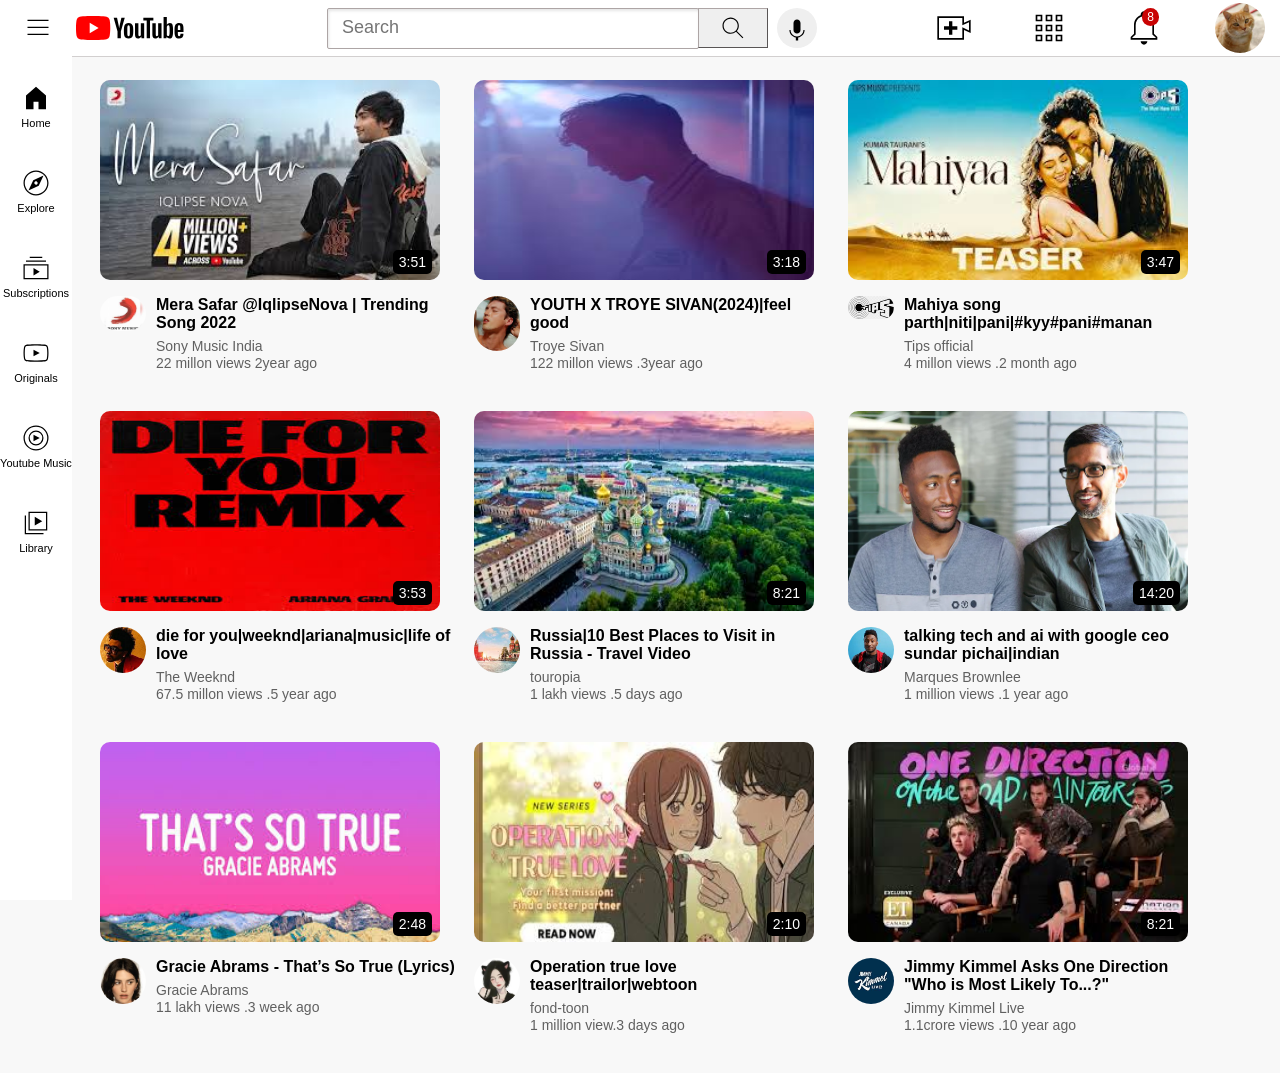
<file: index.html>
<!DOCTYPE html>
<html>

<head>
  <title>jayshree/youtube</title>

  <link rel="stylesheet" href="youtube.css">
  <style>
    .link-video {
      color: black;
      text-decoration: none;
    }
  </style>
</head>

<body style="margin:0;
     padding-top: 80px;
     padding-left: 100px;
     padding-right: -5px;
     background-color: rgb(248, 248, 248)">
  <div class="header">
    <div class="left-header" style=";
    display: flex;
    align-items: center;">
      <img class="hamburger" src="icons/hamburger-menu.svg">
      <img class="youtube-logo" src="icons/youtube-logo.svg">
    </div>
    <div class="middle-header " style="flex: 1;">
      <input class="search-box" type="text" placeholder="Search">
      <button class="search-youbox">
        <img style="height: 28px;" src="icons/search you.svg">
        <div class="tooltip">Search</div>
      </button>
      <button class="voice-button">
        <img class="voice-icon" src="icons/voice-search-icon.svg">
        <div class="tooltip">Search with your voice</div>
      </button>
    </div>
    <div class="right-header" style="width:350px;
     display: flex;
     justify-content: space-between;
    flex-shrink: 0;
     align-items: center;
     margin-right: 0px;">
      <div class="upload-icon">
        <img class="get-button" src="icons/upload.svg">
        <div class="tooltip">Create</div>
      </div>
      <div class="app-icon">
        <img class="apps-button" src="icons/youtube-apps.svg">
        <div class="tooltip">Youtube apps</div>
      </div>
      <div class="noti-div">
        <img class="notification-button" src="icons/notifications.svg">
        <div class="num-noti-div">
          8
        </div>
        <div class="tooltip">Notifications</div>

      </div>
      <img class="id-pic" src="thumbnail/cat2.jpg">
    </div>

  </div>
  <div class="sidebar-hi">
    <div class="sidebar-box">
      <img src="icons/home.svg">
      <div class="sidebar-icon-content">Home</div>
    </div>
    <div class="sidebar-box">
      <img src="icons/explore.svg">
      <div class="sidebar-icon-content">Explore</div>

    </div>
    <div class="sidebar-box">
      <img src="icons/subscriptions.svg">
      <div class="sidebar-icon-content">Subscriptions</div>
    </div>
    <div class="sidebar-box">
      <img src="icons/originals.svg">
      <div class="sidebar-icon-content">Originals</div>

    </div>
    <div class="sidebar-box">
      <img src="icons/youtube-music.svg">
      <div class="sidebar-icon-content">Youtube Music</div>

    </div>
    <div class="sidebar-box">
      <img src="icons/library.svg">
      <div class="sidebar-icon-content">Library</div>

    </div>

  </div>

  <div class="video-grid">
    <div class="video">
      <div class="thumnail-side">
        <a class="link-video" href="https://www.youtube.com/watch?v=aYLJnasivzI&list=RDaYLJnasivzI&start_radio=1">
          <img class="thumnail-pic" src="thumbnail/merasafar.jpeg">
        </a>
        <div class="time-side">
          3:51
        </div>
      </div>
      <div class="learn">
        <div class="profile">
          <a href="https://www.youtube.com/@SonyMusicIndia">
            <img class=" profile-picture" src="profiles/soney.jpeg">
          </a>
        </div>
        <div class="content">
          <p class="video-preview">
            <a class="link-video"
              href="https://www.youtube.com/watch?v=aYLJnasivzI&list=RDaYLJnasivzI&start_radio=1">Mera Safar
              @IqlipseNova | Trending Song 2022
            </a>
          </p>
          <p class="owner">
            Sony Music India
          </p>
          <p class="views">
            22 millon views 2year ago
          </p>
        </div>
      </div>
    </div>

    <div class="video">
      <div class="thumnail-side">
        <a class="link-video" href="https://www.youtube.com/watch?v=XYAghEq5Lfw">
          <img class="thumnail-pic" src="thumbnail/trovye sivan.jpeg">
        </a>
        <div class="time-side">
          3:18
        </div>
      </div>
      <div class="learn">
        <div class="profile">
          <a href="https://www.youtube.com/channel/UCWcrr8Q9INGNp-PTCLTzc8Q">
            <img class=" profile-picture" src="profiles/profie1.jpeg"></a>
        </div>
        <div class="content">
          <p class="video-preview">
            <a class="link-video" href="https://www.youtube.com/watch?v=XYAghEq5Lfw">
              YOUTH X TROYE SIVAN(2024)|feel good
            </a>
          </p>
          <p class="owner">
            Troye Sivan
          </p>
          <p class="views">
            122 millon views .3year ago
          </p>
        </div>
      </div>


    </div>

    <div class="video">
      <div class="thumnail-side">
        <a class="link-video" href="https://www.youtube.com/watch?v=uImq3qjdFd4">
          <img class="thumnail-pic" src="thumbnail/mahiya.jpeg">
        </a>
        <div class="time-side">
          3:47
        </div>
      </div>
      <div class="learn">
        <div class="profile">
          <a href="https://www.youtube.com/@tipsofficial">
            <img class=" profile-picture" src="profiles/tips.jpeg"></a>
        </div>
        <div class="content">
          <p class="video-preview">
            <a class="link-video" href="https://www.youtube.com/watch?v=uImq3qjdFd4">
              Mahiya song parth|niti|pani|#kyy#pani#manan
            </a>
          </p>
          <p class="owner">
            Tips official
          </p>
          <p class="views">
            4 millon views .2 month ago
          </p>
        </div>
      </div>


    </div>
  </div>
  <div class="video">
    <div class="thumnail-side">
      <a class="link-video" href="https://www.youtube.com/watch?v=YQ-qToZUybM">
        <img class="thumnail-pic" src="thumbnail/dieforyou.jpg">
      </a>
      <div class="time-side">
        3:53
      </div>
    </div>
    <div class="learn">
      <div class="profile">
        <a href="https://www.youtube.com/channel/UC0WP5P-ufpRfjbNrmOWwLBQ">
          <img class=" profile-picture" src="profiles/weekend.jpeg">
        </a>
      </div>
      <div class="content">
        <p class="video-preview">
          <a class="link-video" href="https://www.youtube.com/watch?v=YQ-qToZUybM">
            die for you|weeknd|ariana|music|life of love</a>
        </p>
        <p class="owner">
          The Weeknd
        </p>
        <p class="views">
          67.5 millon views .5 year ago
        </p>
      </div>
    </div>


  </div>
  </div>

  <div class="video">
    <div class="thumnail-side">
      <a class="link-video" href="https://www.youtube.com/watch?v=YrNxPr4PKQo">
        <img class="thumnail-pic" src="thumbnail/russia.jpeg">
        <div class="time-side">
          8:21
        </div>
    </div>
    <div class="learn">
      <div class="profile">
        <a href="https://www.youtube.com/@touropia">
          <img class=" profile-picture" src="profiles/rome.jpeg"></a>
      </div>
      <div class="content">
        <p class="video-preview">
          <a class="link-video" href="https://www.youtube.com/watch?v=YrNxPr4PKQo">
            Russia|10 Best Places to Visit in Russia - Travel Video</a>
        </p>
        <p class="owner">
          touropia
        </p>
        <p class="views">
          1 lakh views .5 days ago
        </p>
      </div>
    </div>
  </div>
  </div>
  <div class="video">
    <div class="thumnail-side">
      <a class="link-video" href="https://www.youtube.com/watch?v=n2RNcPRtAiY">
        <img class="thumnail-pic" src="thumbnail/sundarpi.webp">
      </a>
      <div class="time-side">
        14:20

      </div>
    </div>
    <div class="learn">
      <div class="profile">
        <a href="https://www.youtube.com/@mkbhd">
          <img class=" profile-picture" src="profiles/marques.jpeg">
        </a>
      </div>
      <div class="content">
        <p class="video-preview">
          <a class="link-video" href="https://www.youtube.com/watch?v=n2RNcPRtAiY">
            talking tech and ai with google ceo sundar pichai|indian</a>

        </p>
        <p class="owner">
          Marques Brownlee
        </p>
        <p class="views">
          1 million views .1 year ago
        </p>
      </div>
    </div>
  </div>
  </div>
  </div>
  <div class="video">
    <div class="thumnail-side">
      <a class="link-video" href="https://www.youtube.com/watch?v=9zctVgA2ZkY">
        <img class=" thumnail-pic" src="thumbnail/thatstrue.jpeg"></a>
      <div class="time-side">
        2:48
      </div>
    </div>
    <div class="learn">
      <div class="profile">
        <a href="https://www.youtube.com/channel/UCwXDwwxNVRXPcPk7ABkakdA">
          <img class=" profile-picture" src="profiles/truepic.jpeg"></a>
      </div>
      <div class="content">
        <p class="video-preview">
          <a class="link-video" href="https://www.youtube.com/watch?v=9zctVgA2ZkY">
            Gracie Abrams - That’s So True (Lyrics)</a>
        </p>
        <p class="owner">
          Gracie Abrams
        </p>
        <p class="views">
          11 lakh views .3 week ago
        </p>
      </div>
    </div>
  </div>
  </div>
  <div class="video">
    <div class="thumnail-side">
      <a class="link-video" href="https://www.youtube.com/watch?v=WqrXylZC1c0">
        <img class="thumnail-pic" src="thumbnail/webtoon.jpeg"></a>
      <div class="time-side">
        2:10
      </div>
    </div>
    <div class="learn">
      <div class="profile">
        <a href="https://www.youtube.com/@MalleableTimeline">
          <img class=" profile-picture" src="profiles/anime.jpeg"></a>
      </div>
      <div class="content">
        <p class="video-preview">
          <a class="link-video" href="https://www.youtube.com/watch?v=WqrXylZC1c0">
            Operation true love teaser|trailor|webtoon</a>
        </p>
        <p class="owner">
          fond-toon
        </p>
        <p class="views">
          1 million view.3 days ago
        </p>
      </div>
    </div>
  </div>
  </div>
  <div class="video">
    <div class="thumnail-side">
      <a class="link-video" href="https://www.youtube.com/watch?v=4bzuMm0VN2o">
        <img class="thumnail-pic" src="thumbnail/onedir.jpeg"></a>
      <div class="time-side">
        8:21
      </div>
    </div>
    <div class="learn">
      <div class="profile">
        <a href="https://www.youtube.com/@JimmyKimmelLive">
          <img class=" profile-picture" src="profiles/jimmy.jpeg"></a>
      </div>
      <div class="content">
        <p class="video-preview">
          <a class="link-video" href="https://www.youtube.com/watch?v=4bzuMm0VN2o">
            Jimmy Kimmel Asks One Direction "Who is Most Likely To...?"</a>
        </p>
        <p class="owner">
          Jimmy Kimmel Live
        </p>
        <p class="views">
          1.1crore views .10 year ago
        </p>
      </div>
    </div>
  </div>
  </div>
</file>
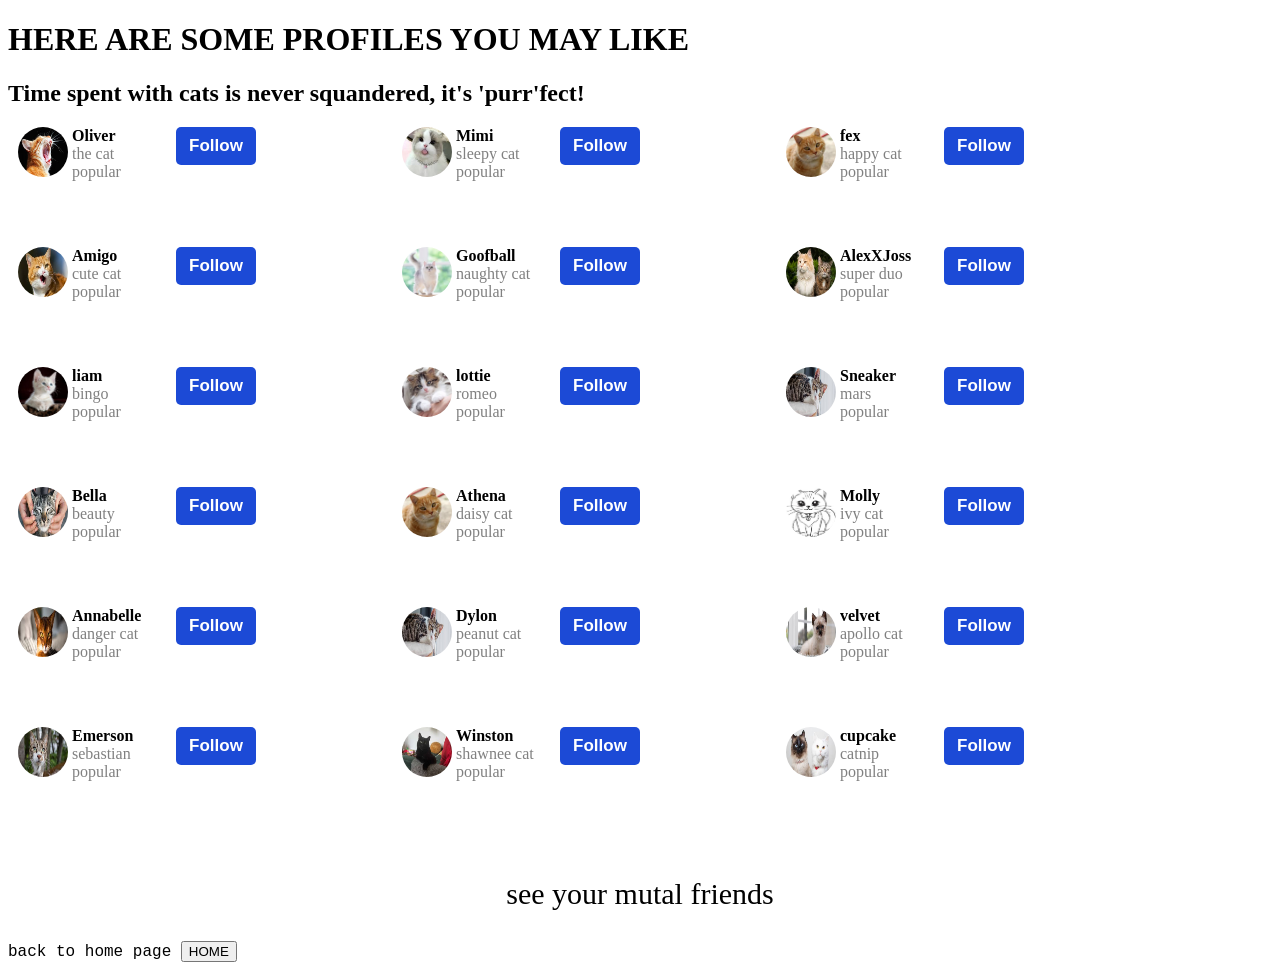
<file: cat.html>
<!DOCTYPE html>
<html>

<head>
  <title>jayshree/profile</title>
  <style>
    .left-alin {
      display: inline-block;
      width: 50px;
      vertical-align: top;
    }

    .right-alin {
      display: inline-block;
      width: 100px;
    }

    .cat {
      width: 50px;
      border-radius: 70px;
      height: 50px;
    }

    .content {
      font-weight: bold;
      margin-top: 0px;
      margin-bottom: 0px;
    }

    .name,
    .post {
      margin-bottom: 0px;
      margin-top: 0px;
      color: gray;
    }

    .last {
      display: inline-block;
      vertical-align: top;

    }

    .follow {
      height: 38px;
      width: 80px;
      color: white;
      border: none;
      font-size: 17px;
      font-weight: bold;
      border-radius: 5px;
      background-color: rgb(28, 74, 214);
      cursor: pointer;
      transition: color, background-color 0.15s;
    }

    .follow:hover {
      opacity: 0.8;
      box-shadow: 5px 5px 5px rgba(0, 0, 0, 0.15);
    }

    .overall {
      margin-bottom: 50px;
      display: inline-block;
      margin-right: 20px;
      margin-left: 10px;
      width: 350px;
      height: 70px;
    }

    .another {

      font-weight: 500;
      text-align: center;
      font-size: 30px;

    }

    .another-site {
      color: rgb(28, 74, 214);
      cursor: pointer;
    }
  </style>
</head>

<body>
  <h1>
    HERE ARE SOME PROFILES YOU MAY LIKE
  </h1>
  <h2>
    Time spent with cats is never squandered, it's 'purr'fect!
  </h2>
  <div class="overall">
    <div class="left-alin">
      <img class="cat" src="thumbnail/cat3.jpg">
    </div>
    <div class="right-alin">
      <p class="content">
        Oliver
      </p>
      <p class="name">
        the cat
      </p>
      <p class="post">
        popular
      </p>
    </div>
    <div class="last">
      <button class="follow">
        Follow
      </button>
    </div>
  </div>


  <div class="overall">
    <div class="left-alin">
      <img class="cat" src="thumbnail/cats.jpg">
    </div>
    <div class="right-alin">
      <p class="content">
        Mimi
      </p>
      <p class="name">
        sleepy cat
      </p>
      <p class="post">
        popular
      </p>
    </div>
    <div class="last">
      <button class="follow">
        Follow
      </button>
    </div>
  </div>



  <div class="overall">
    <div class="left-alin">
      <img class="cat" src="thumbnail/cat2.jpg">
    </div>
    <div class="right-alin">
      <p class="content">
        fex
      </p>
      <p class="name">
        happy cat
      </p>
      <p class="post">
        popular
      </p>
    </div>
    <div class="last">
      <button class="follow">
        Follow
      </button>
    </div>
  </div>

  <div class="overall">
    <div class="left-alin">
      <img class="cat" src="thumbnail/cat4.jpg">
    </div>
    <div class="right-alin">
      <p class="content">
        Amigo
      </p>
      <p class="name">
        cute cat
      </p>
      <p class="post">
        popular
      </p>
    </div>
    <div class="last">
      <button class="follow">
        Follow
      </button>
    </div>
  </div>
  <div class="overall">
    <div class="left-alin">
      <img class="cat" src="thumbnail/cat5.jpg">
    </div>
    <div class="right-alin">
      <p class="content">
        Goofball
      </p>
      <p class="name">
        naughty cat
      </p>
      <p class="post">
        popular
      </p>
    </div>
    <div class="last">
      <button class="follow">
        Follow
      </button>
    </div>
  </div>

  <div class="overall">
    <div class="left-alin">
      <img class="cat" src="thumbnail/Untitled.jpg">
    </div>
    <div class="right-alin">
      <p class="content">
        AlexXJoss
      </p>
      <p class="name">
        super duo
      </p>
      <p class="post">
        popular
      </p>
    </div>
    <div class="last">
      <button class="follow">
        Follow
      </button>
    </div>
  </div>


  <div class="overall">
    <div class="left-alin">
      <img class="cat" src="thumbnail/cat6.jpg">
    </div>
    <div class="right-alin">
      <p class="content">
        liam
      </p>
      <p class="name">
        bingo
      </p>
      <p class="post">
        popular
      </p>
    </div>
    <div class="last">
      <button class="follow">
        Follow
      </button>
    </div>
  </div>

  <div class="overall">
    <div class="left-alin">
      <img class="cat" src="thumbnail/cat7.jpg">
    </div>
    <div class="right-alin">
      <p class="content">
        lottie
      </p>
      <p class="name">
        romeo
      </p>
      <p class="post">
        popular
      </p>
    </div>
    <div class="last">
      <button class="follow">
        Follow
      </button>
    </div>
  </div>

  <div class="overall">
    <div class="left-alin">
      <img class="cat" src="thumbnail/cat8.jpg">
    </div>
    <div class="right-alin">
      <p class="content">
        Sneaker
      </p>
      <p class="name">
        mars
      </p>
      <p class="post">
        popular
      </p>
    </div>
    <div class="last">
      <button class="follow">
        Follow
      </button>
    </div>
  </div>

  </div>
  <div class="overall">
    <div class="left-alin">
      <img class="cat" src="thumbnail/cat10.jpg">
    </div>
    <div class="right-alin">
      <p class="content">
        Bella
      </p>
      <p class="name">
        beauty
      </p>
      <p class="post">
        popular
      </p>
    </div>
    <div class="last">
      <button class="follow">
        Follow
      </button>
    </div>
  </div>


  <div class="overall">
    <div class="left-alin">
      <img class="cat" src="thumbnail/cat2.jpg">
    </div>
    <div class="right-alin">
      <p class="content">
        Athena
      </p>
      <p class="name">
        daisy cat
      </p>
      <p class="post">
        popular
      </p>
    </div>
    <div class="last">
      <button class="follow">
        Follow
      </button>
    </div>
  </div>

  <div class="overall">
    <div class="left-alin">
      <img class="cat" src="thumbnail/cat11.jpg">
    </div>
    <div class="right-alin">
      <p class="content">
        Molly
      </p>
      <p class="name">
        ivy cat
      </p>
      <p class="post">
        popular
      </p>
    </div>
    <div class="last">
      <button class="follow">
        Follow
      </button>
    </div>
  </div>
  <div class="overall">
    <div class="left-alin">
      <img class="cat" src="thumbnail/cat12.jpg">
    </div>
    <div class="right-alin">
      <p class="content">
        Annabelle
      </p>
      <p class="name">
        danger cat
      </p>
      <p class="post">
        popular
      </p>
    </div>
    <div class="last">
      <button class="follow">
        Follow
      </button>
    </div>
  </div>
  <div class="overall">
    <div class="left-alin">
      <img class="cat" src="thumbnail/cat8.jpg">
    </div>
    <div class="right-alin">
      <p class="content">
        Dylon
      </p>
      <p class="name">
        peanut cat
      </p>
      <p class="post">
        popular
      </p>
    </div>
    <div class="last">
      <button class="follow">
        Follow
      </button>
    </div>
  </div>
  <div class="overall">
    <div class="left-alin">
      <img class="cat" src="thumbnail/images.jpg">
    </div>
    <div class="right-alin">
      <p class="content">
        velvet
      </p>
      <p class="name">
        apollo cat
      </p>
      <p class="post">
        popular
      </p>
    </div>
    <div class="last">
      <button class="follow">
        Follow
      </button>
    </div>
  </div>
  <div class="overall">
    <div class="left-alin">
      <img class="cat" src="thumbnail/cat14.jpg">
    </div>
    <div class="right-alin">
      <p class="content">
        Emerson
      </p>
      <p class="name">
        sebastian
      </p>
      <p class="post">
        popular
      </p>
    </div>
    <div class="last">
      <button class="follow">
        Follow
      </button>
    </div>
  </div>
  <div class="overall">
    <div class="left-alin">
      <img class="cat" src="thumbnail/cat15.jpg">
    </div>
    <div class="right-alin">
      <p class="content">
        Winston
      </p>
      <p class="name">
        shawnee cat
      </p>
      <p class="post">
        popular
      </p>
    </div>
    <div class="last">
      <button class="follow">
        Follow
      </button>
    </div>
  </div>
  <div class="overall">
    <div class="left-alin">
      <img class="cat" src="thumbnail/cat13.jpg">
    </div>
    <div class="right-alin">
      <p class="content">
        cupcake
      </p>
      <p class="name">
        catnip
      </p>
      <p class="post">
        popular
      </p>
    </div>
    <div class="last">
      <button class="follow">
        Follow
      </button>
    </div>
  </div>
  <p class="another">see your mutal friends
  </p>
  <p style="font-size: medium; font-weight: 200; font-family: 'Courier New', Courier, monospace;">
    back to home page
    <button class="home-button">
      HOME

    </button>
    </button>
  </p>
</body>

</html>
</file>
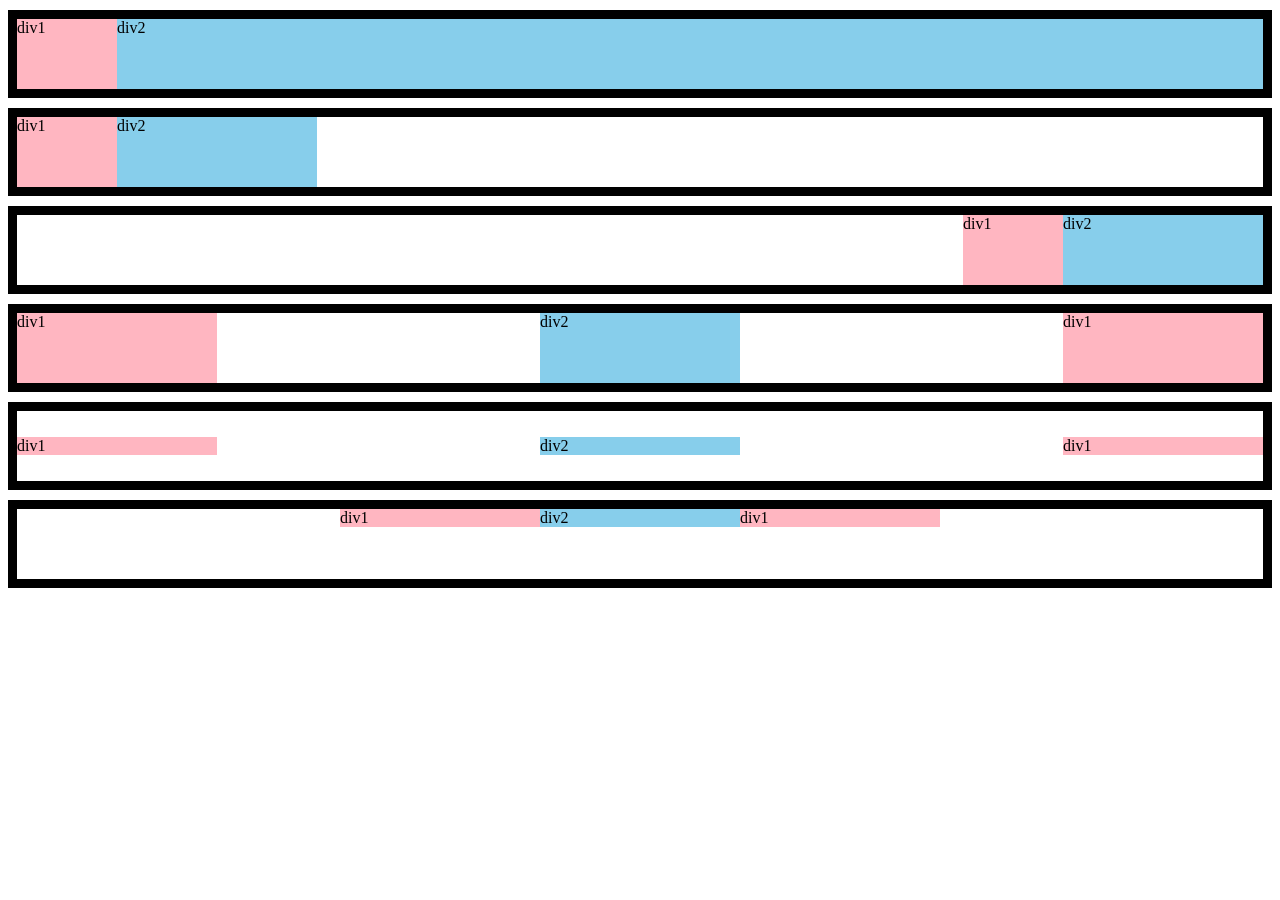
<file: felxbox.html>
<!DOCTYPE html>
<html>

<head>
  <title>
    felxbox practice
  </title>
  <style>
    .roman {
      margin-top: 10px;
      display: flex;
      flex-direction: row;
      border-color: black;
      border-style: solid;
      border-width: 9px;
      height: 70px;

    }
  </style>

</head>

<body style="padding-bottom: 100px;">
  <div class="roman">
    <div style="background-color: lightpink;
    width: 100px;">
      div1
    </div>
    <div style="background-color:skyblue;
    flex:1;">
      div2
    </div>

  </div>

  <div class="roman">
    <div style="background-color: lightpink;
    width: 100px;">
      div1
    </div>
    <div style="background-color:skyblue;
    width: 200px;">
      div2
    </div>
  </div>
  <div style="margin-top: 10px;
  display: flex;
  flex-direction: row;
  border-color: black;
  border-style: solid;
  border-width: 9px;
  height: 70px;
  justify-content: end;
">
    <div style="background-color: lightpink;
    width: 100px;">
      div1
    </div>
    <div style="background-color:skyblue;
    width: 200px;">
      div2
    </div>
  </div>
  <div style="margin-top: 10px;
  display: flex;
  flex-direction: row;
  border-color: black;
  border-style: solid;
  border-width: 9px;
  height: 70px;
  justify-content:space-between;
">
    <div style="background-color: lightpink;
    width: 200px;">
      div1
    </div>
    <div style="background-color:skyblue;
    width: 200px;">
      div2
    </div>
    <div style="background-color: lightpink;
    width: 200px;">
      div1
    </div>
  </div>
  <div style="margin-top: 10px;
  display: flex;
  flex-direction: row;
  border-color: black;
  border-style: solid;
  border-width: 9px;
  height: 70px;
  justify-content:space-between;
  align-items: center;
">
    <div style="background-color: lightpink;
    width: 200px;">
      div1
    </div>
    <div style="background-color:skyblue;
    width: 200px;">
      div2
    </div>
    <div style="background-color: lightpink;
    width: 200px;">
      div1
    </div>
  </div>
  <div style="margin-top: 10px;
  display: flex;
  flex-direction: row;
  border-color: black;
  border-style: solid;
  border-width: 9px;
  height: 70px;
  justify-content:center;
  align-items:start;
">
    <div style="background-color: lightpink;
    width: 200px;">
      div1
    </div>
    <div style="background-color:skyblue;
    width: 200px;">
      div2
    </div>
    <div style="background-color: lightpink;
    width: 200px;">
      div1
    </div>
  </div>

</body>

</html>
</file>
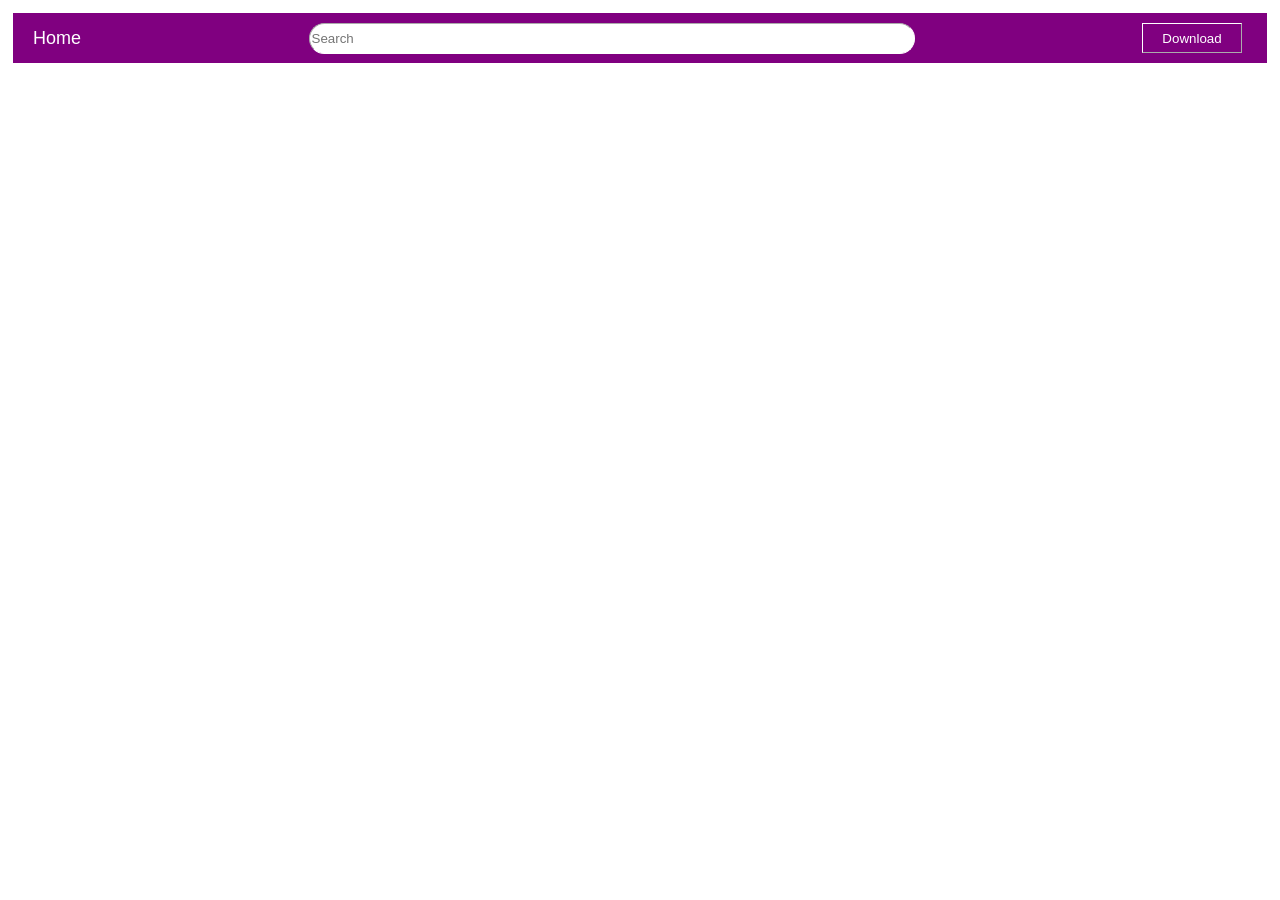
<file: felxbox2.html>
<!DOCTYPE html>

<head>
  <title>felxbox</title>
  <style>
    .main {
      display: flex;
      flex-direction: row;
      height: 50px;
      justify-content: space-between;
      align-items: center;
      background-color: purple;
      border-color: white;
      border-width: 5px;
      border-style: solid;
    }

    .search-box {
      width: 600px;
      border-radius: 17px;
      border-color: white;
      height: 27px;
      border-width: 1px;
    }

    .div3 {
      margin-right: 25px;
    }

    .down {
      background-color: purple;
      color: white;
      border-color: white;
      font-family: Arial, Helvetica, sans-serif;
      height: 30px;
      width: 100px;
      border-width: 1px;
    }
  </style>

<body>
  <div class="main">
    <div class="div1" style="color: white;
     margin-left: 20px;
     font-weight: 300;
     font-size: 18px;
     font-family: Arial, Helvetica, sans-serif;">
      Home
    </div>
    <div class="div2">
      <input class="search-box" type="text" placeholder="Search">
    </div>
    <div class="div3">
      <button class="down">
        Download
      </button>
    </div>
  </div>
  <p>

  </p>




</body>

</html>
</file>
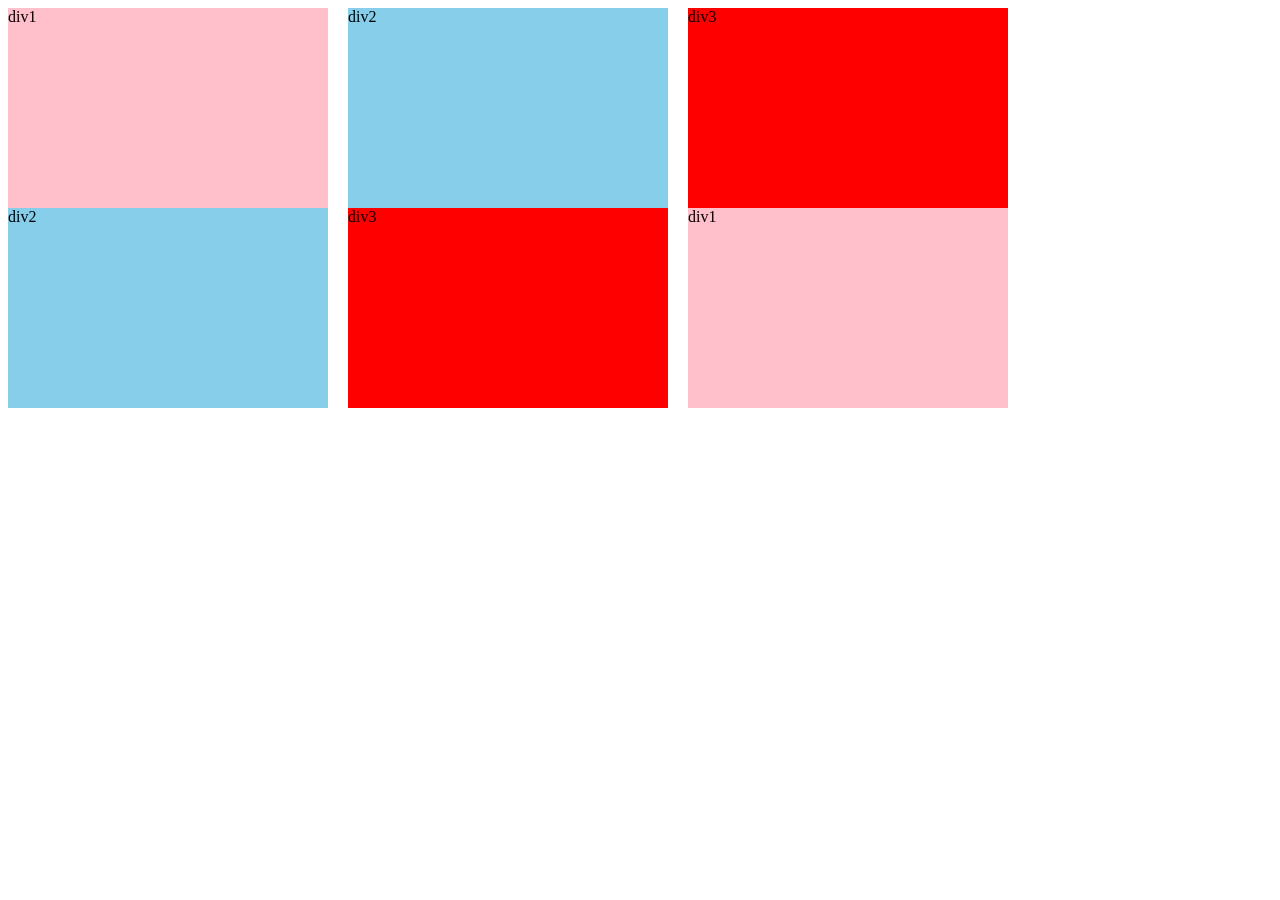
<file: grid.html>
<!DOCTYPE html>
<html>

<head>
  <style>
    .mann {
      display: grid;
      grid-template-columns: 1fr 1fr 1fr;
      height: 200px;
      width: 1000px;
      column-gap: 20px;
      row-gap: 40px;

    }
  </style>
</head>

<body>
  <div class="mann">
    <div style="background-color: pink;">
      div1
    </div>
    <div style="background-color: skyblue;">
      div2
    </div>
    <div style="background-color: red;">
      div3
    </div>
  </div>
  <div class="mann">

    <div style="background-color: skyblue;">
      div2
    </div>
    <div style="background-color: red;">
      div3
    </div>
    <div style="background-color: pink;">
      div1
    </div>
  </div>
</body>

</html>
</file>
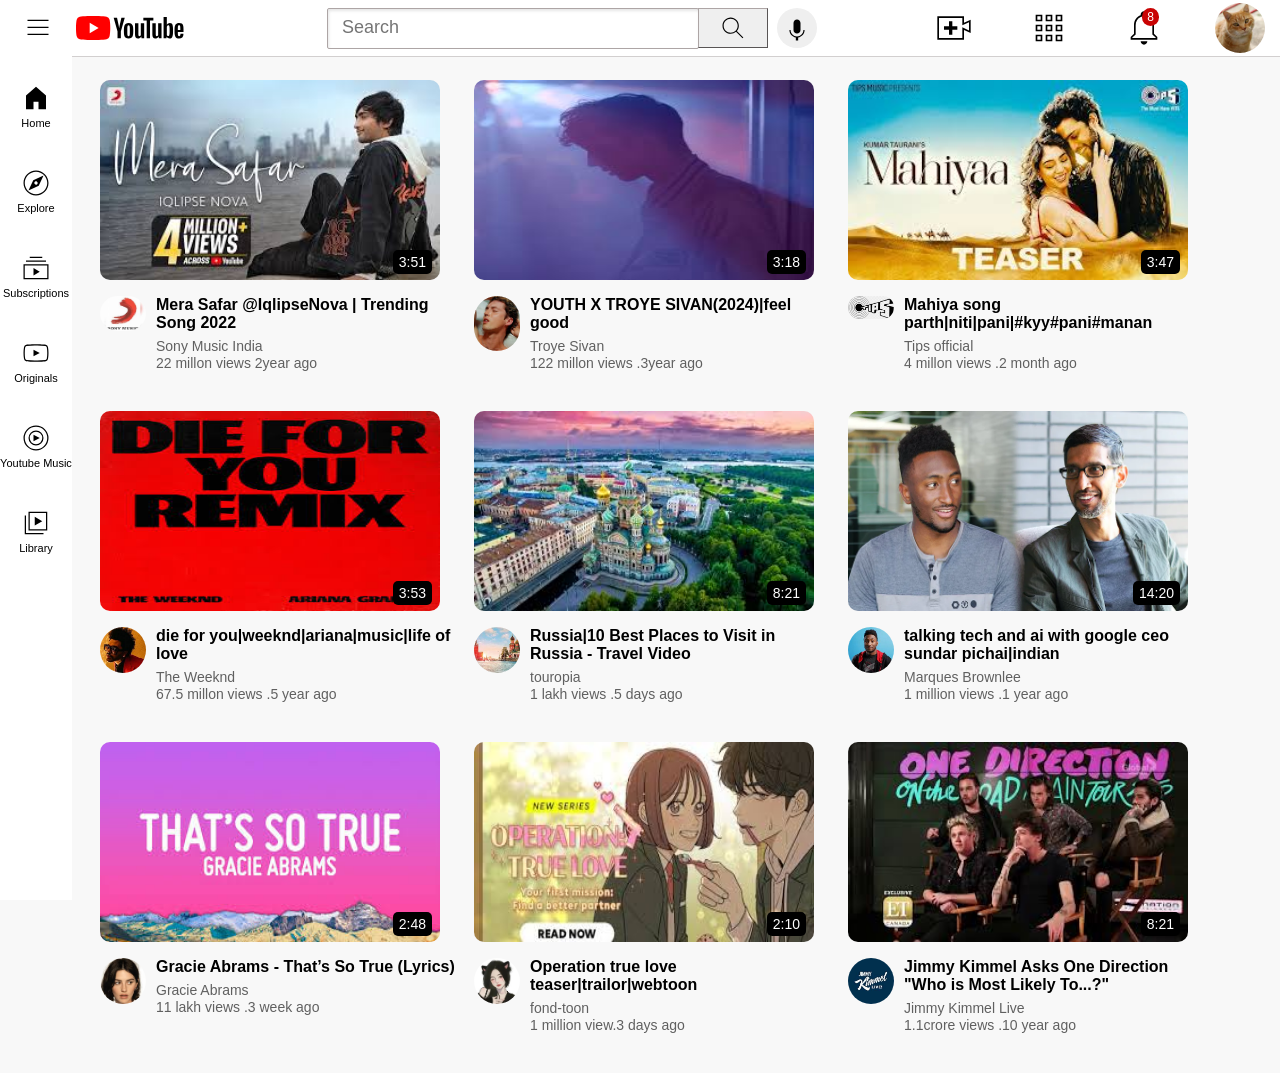
<file: index.html.html>
<!DOCTYPE html>
<html>

<head>
  <title>jayshree/youtube</title>

  <link rel="stylesheet" href="youtube.css">
  <style>
    .link-video {
      color: black;
      text-decoration: none;
    }
  </style>
</head>

<body style="margin:0;
     padding-top: 80px;
     padding-left: 100px;
     padding-right: -5px;
     background-color: rgb(248, 248, 248)">
  <div class="header">
    <div class="left-header" style=";
    display: flex;
    align-items: center;">
      <img class="hamburger" src="icons/hamburger-menu.svg">
      <img class="youtube-logo" src="icons/youtube-logo.svg">
    </div>
    <div class="middle-header " style="flex: 1;">
      <input class="search-box" type="text" placeholder="Search">
      <button class="search-youbox">
        <img style="height: 28px;" src="icons/search you.svg">
        <div class="tooltip">Search</div>
      </button>
      <button class="voice-button">
        <img class="voice-icon" src="icons/voice-search-icon.svg">
        <div class="tooltip">Search with your voice</div>
      </button>
    </div>
    <div class="right-header" style="width:350px;
     display: flex;
     justify-content: space-between;
    flex-shrink: 0;
     align-items: center;
     margin-right: 0px;">
      <div class="upload-icon">
        <img class="get-button" src="icons/upload.svg">
        <div class="tooltip">Create</div>
      </div>
      <div class="app-icon">
        <img class="apps-button" src="icons/youtube-apps.svg">
        <div class="tooltip">Youtube apps</div>
      </div>
      <div class="noti-div">
        <img class="notification-button" src="icons/notifications.svg">
        <div class="num-noti-div">
          8
        </div>
        <div class="tooltip">Notifications</div>

      </div>
      <img class="id-pic" src="thumbnail/cat2.jpg">
    </div>

  </div>
  <div class="sidebar-hi">
    <div class="sidebar-box">
      <img src="icons/home.svg">
      <div class="sidebar-icon-content">Home</div>
    </div>
    <div class="sidebar-box">
      <img src="icons/explore.svg">
      <div class="sidebar-icon-content">Explore</div>

    </div>
    <div class="sidebar-box">
      <img src="icons/subscriptions.svg">
      <div class="sidebar-icon-content">Subscriptions</div>
    </div>
    <div class="sidebar-box">
      <img src="icons/originals.svg">
      <div class="sidebar-icon-content">Originals</div>

    </div>
    <div class="sidebar-box">
      <img src="icons/youtube-music.svg">
      <div class="sidebar-icon-content">Youtube Music</div>

    </div>
    <div class="sidebar-box">
      <img src="icons/library.svg">
      <div class="sidebar-icon-content">Library</div>

    </div>

  </div>

  <div class="video-grid">
    <div class="video">
      <div class="thumnail-side">
        <a class="link-video" href="https://www.youtube.com/watch?v=aYLJnasivzI&list=RDaYLJnasivzI&start_radio=1">
          <img class="thumnail-pic" src="thumbnail/merasafar.jpeg">
        </a>
        <div class="time-side">
          3:51
        </div>
      </div>
      <div class="learn">
        <div class="profile">
          <a href="https://www.youtube.com/@SonyMusicIndia">
            <img class=" profile-picture" src="profiles/soney.jpeg">
          </a>
        </div>
        <div class="content">
          <p class="video-preview">
            <a class="link-video"
              href="https://www.youtube.com/watch?v=aYLJnasivzI&list=RDaYLJnasivzI&start_radio=1">Mera Safar
              @IqlipseNova | Trending Song 2022
            </a>
          </p>
          <p class="owner">
            Sony Music India
          </p>
          <p class="views">
            22 millon views 2year ago
          </p>
        </div>
      </div>
    </div>

    <div class="video">
      <div class="thumnail-side">
        <a class="link-video" href="https://www.youtube.com/watch?v=XYAghEq5Lfw">
          <img class="thumnail-pic" src="thumbnail/trovye sivan.jpeg">
        </a>
        <div class="time-side">
          3:18
        </div>
      </div>
      <div class="learn">
        <div class="profile">
          <a href="https://www.youtube.com/channel/UCWcrr8Q9INGNp-PTCLTzc8Q">
            <img class=" profile-picture" src="profiles/profie1.jpeg"></a>
        </div>
        <div class="content">
          <p class="video-preview">
            <a class="link-video" href="https://www.youtube.com/watch?v=XYAghEq5Lfw">
              YOUTH X TROYE SIVAN(2024)|feel good
            </a>
          </p>
          <p class="owner">
            Troye Sivan
          </p>
          <p class="views">
            122 millon views .3year ago
          </p>
        </div>
      </div>


    </div>

    <div class="video">
      <div class="thumnail-side">
        <a class="link-video" href="https://www.youtube.com/watch?v=uImq3qjdFd4">
          <img class="thumnail-pic" src="thumbnail/mahiya.jpeg">
        </a>
        <div class="time-side">
          3:47
        </div>
      </div>
      <div class="learn">
        <div class="profile">
          <a href="https://www.youtube.com/@tipsofficial">
            <img class=" profile-picture" src="profiles/tips.jpeg"></a>
        </div>
        <div class="content">
          <p class="video-preview">
            <a class="link-video" href="https://www.youtube.com/watch?v=uImq3qjdFd4">
              Mahiya song parth|niti|pani|#kyy#pani#manan
            </a>
          </p>
          <p class="owner">
            Tips official
          </p>
          <p class="views">
            4 millon views .2 month ago
          </p>
        </div>
      </div>


    </div>
  </div>
  <div class="video">
    <div class="thumnail-side">
      <a class="link-video" href="https://www.youtube.com/watch?v=YQ-qToZUybM">
        <img class="thumnail-pic" src="thumbnail/dieforyou.jpg">
      </a>
      <div class="time-side">
        3:53
      </div>
    </div>
    <div class="learn">
      <div class="profile">
        <a href="https://www.youtube.com/channel/UC0WP5P-ufpRfjbNrmOWwLBQ">
          <img class=" profile-picture" src="profiles/weekend.jpeg">
        </a>
      </div>
      <div class="content">
        <p class="video-preview">
          <a class="link-video" href="https://www.youtube.com/watch?v=YQ-qToZUybM">
            die for you|weeknd|ariana|music|life of love</a>
        </p>
        <p class="owner">
          The Weeknd
        </p>
        <p class="views">
          67.5 millon views .5 year ago
        </p>
      </div>
    </div>


  </div>
  </div>

  <div class="video">
    <div class="thumnail-side">
      <a class="link-video" href="https://www.youtube.com/watch?v=YrNxPr4PKQo">
        <img class="thumnail-pic" src="thumbnail/russia.jpeg">
        <div class="time-side">
          8:21
        </div>
    </div>
    <div class="learn">
      <div class="profile">
        <a href="https://www.youtube.com/@touropia">
          <img class=" profile-picture" src="profiles/rome.jpeg"></a>
      </div>
      <div class="content">
        <p class="video-preview">
          <a class="link-video" href="https://www.youtube.com/watch?v=YrNxPr4PKQo">
            Russia|10 Best Places to Visit in Russia - Travel Video</a>
        </p>
        <p class="owner">
          touropia
        </p>
        <p class="views">
          1 lakh views .5 days ago
        </p>
      </div>
    </div>
  </div>
  </div>
  <div class="video">
    <div class="thumnail-side">
      <a class="link-video" href="https://www.youtube.com/watch?v=n2RNcPRtAiY">
        <img class="thumnail-pic" src="thumbnail/sundarpi.webp">
      </a>
      <div class="time-side">
        14:20

      </div>
    </div>
    <div class="learn">
      <div class="profile">
        <a href="https://www.youtube.com/@mkbhd">
          <img class=" profile-picture" src="profiles/marques.jpeg">
        </a>
      </div>
      <div class="content">
        <p class="video-preview">
          <a class="link-video" href="https://www.youtube.com/watch?v=n2RNcPRtAiY">
            talking tech and ai with google ceo sundar pichai|indian</a>

        </p>
        <p class="owner">
          Marques Brownlee
        </p>
        <p class="views">
          1 million views .1 year ago
        </p>
      </div>
    </div>
  </div>
  </div>
  </div>
  <div class="video">
    <div class="thumnail-side">
      <a class="link-video" href="https://www.youtube.com/watch?v=9zctVgA2ZkY">
        <img class=" thumnail-pic" src="thumbnail/thatstrue.jpeg"></a>
      <div class="time-side">
        2:48
      </div>
    </div>
    <div class="learn">
      <div class="profile">
        <a href="https://www.youtube.com/channel/UCwXDwwxNVRXPcPk7ABkakdA">
          <img class=" profile-picture" src="profiles/truepic.jpeg"></a>
      </div>
      <div class="content">
        <p class="video-preview">
          <a class="link-video" href="https://www.youtube.com/watch?v=9zctVgA2ZkY">
            Gracie Abrams - That’s So True (Lyrics)</a>
        </p>
        <p class="owner">
          Gracie Abrams
        </p>
        <p class="views">
          11 lakh views .3 week ago
        </p>
      </div>
    </div>
  </div>
  </div>
  <div class="video">
    <div class="thumnail-side">
      <a class="link-video" href="https://www.youtube.com/watch?v=WqrXylZC1c0">
        <img class="thumnail-pic" src="thumbnail/webtoon.jpeg"></a>
      <div class="time-side">
        2:10
      </div>
    </div>
    <div class="learn">
      <div class="profile">
        <a href="https://www.youtube.com/@MalleableTimeline">
          <img class=" profile-picture" src="profiles/anime.jpeg"></a>
      </div>
      <div class="content">
        <p class="video-preview">
          <a class="link-video" href="https://www.youtube.com/watch?v=WqrXylZC1c0">
            Operation true love teaser|trailor|webtoon</a>
        </p>
        <p class="owner">
          fond-toon
        </p>
        <p class="views">
          1 million view.3 days ago
        </p>
      </div>
    </div>
  </div>
  </div>
  <div class="video">
    <div class="thumnail-side">
      <a class="link-video" href="https://www.youtube.com/watch?v=4bzuMm0VN2o">
        <img class="thumnail-pic" src="thumbnail/onedir.jpeg"></a>
      <div class="time-side">
        8:21
      </div>
    </div>
    <div class="learn">
      <div class="profile">
        <a href="https://www.youtube.com/@JimmyKimmelLive">
          <img class=" profile-picture" src="profiles/jimmy.jpeg"></a>
      </div>
      <div class="content">
        <p class="video-preview">
          <a class="link-video" href="https://www.youtube.com/watch?v=4bzuMm0VN2o">
            Jimmy Kimmel Asks One Direction "Who is Most Likely To...?"</a>
        </p>
        <p class="owner">
          Jimmy Kimmel Live
        </p>
        <p class="views">
          1.1crore views .10 year ago
        </p>
      </div>
    </div>
  </div>
  </div>
</file>
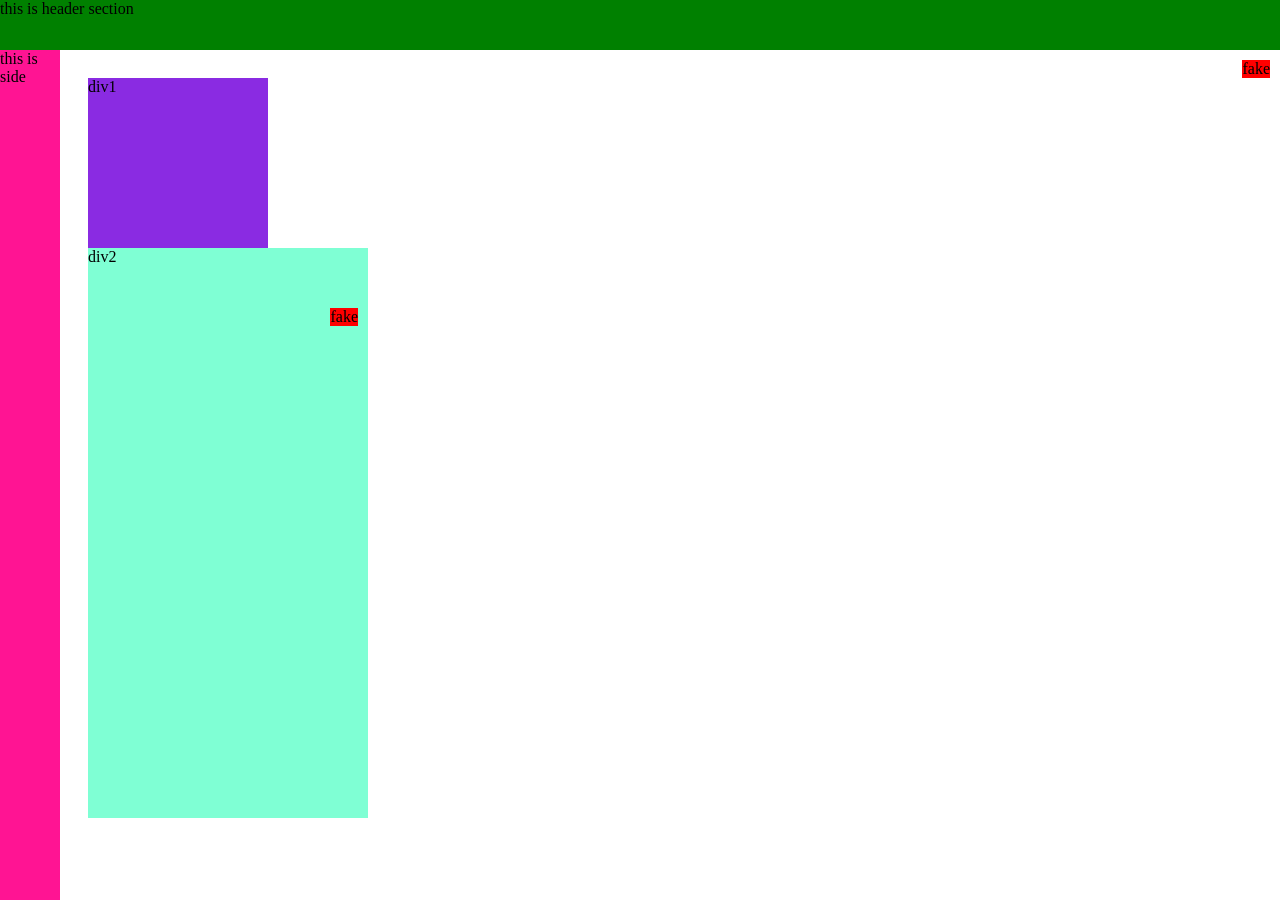
<file: position.html>
<!DOCTYPE html>
<html>

<head>
  <style>
    .body1 {
      background-color: blueviolet;
      height: 170px;
      width: 180px;
    }

    .body2 {
      height: 570px;
      width: 280px;
      background-color: aquamarine;
      position: relative;
    }

    .head-section {
      background-color: green;
      position: fixed;
      top: 0;
      height: 50px;
      left: 0;
      right: 0;
      z-index: 1;
    }

    .sidebar {
      background-color: deeppink;
      position: fixed;
      top: 50px;
      bottom: 0;
      left: 0;
      width: 60px;

    }

    .fake {
      background-color: red;
      position: absolute;
      top: 60px;
      right: 10px;




    }
  </style>

</head>

<body style="
padding-top: 70px;
padding-left:80px ;">
  <div class="head-section">
    this is header section
  </div>
  <div class="sidebar">
    this is side
  </div>
  <div class="fake">
    fake
  </div>
  <div class="body1">
    div1
  </div>
  <div class="body2">
    div2
    <div class="fake">
      fake
    </div>
  </div>
</body>

</html>
</file>
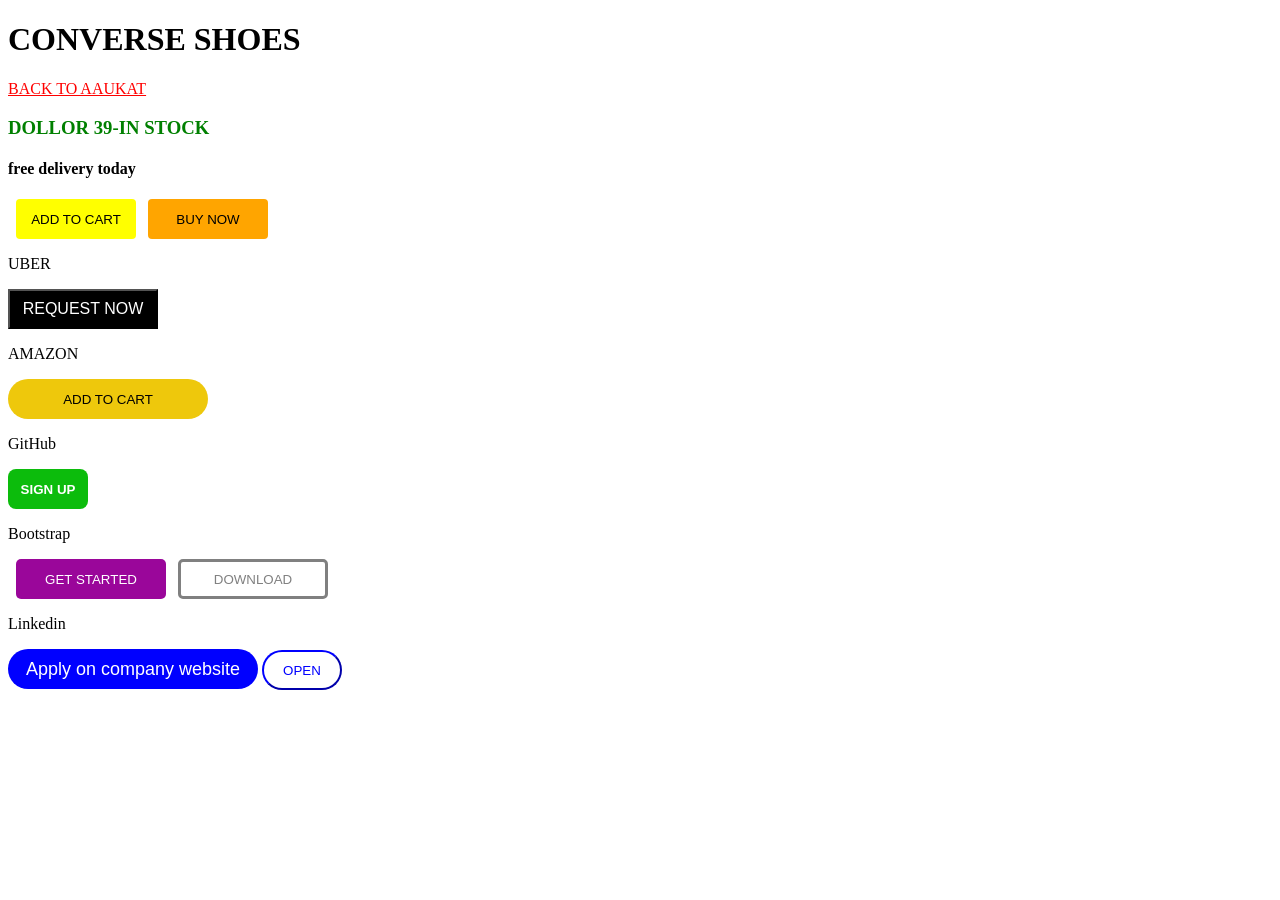
<file: basicsHTML/morebutton.html>
<!DOCTYPE html>
<html>

<head>
  <title>BUTTTONS </title>
  <link rel="stylesheet" href="style/morebutton.css">

</head>

<body>
  <h1>
    CONVERSE SHOES
  </h1>
  <a href=" https://www.youtube.com/" target="_blank">BACK TO AAUKAT</a>
  <h3>
    DOLLOR 39-IN STOCK
  </H3>
  <H4>
    free delivery today
  </H4>
  <P>

    <button class="cart">
      ADD TO CART
    </button>
    <button class="buy">
      BUY NOW
    </button>
  <P>
    UBER
  </P>
  </P>
  <button class="request">
    REQUEST NOW
  </button>
  <p>
    AMAZON
  </p>
  <button class="cartt">
    ADD TO CART
  </button>
  <P>
    GitHub
  </P>
  <button class="sign">
    SIGN UP
  </button>
  <p>
    Bootstrap
  </p>
  <button class="boot">
    GET STARTED
  </button>
  <BUTTON CLASS="stap">
    DOWNLOAD
  </BUTTON>
  <p>
    Linkedin
  </p>
  <button class="apply">
    Apply on company website
  </button>
  <button class="open">
    OPEN
  </button>
  <style>

  </style>
</body>

</html>
</file>
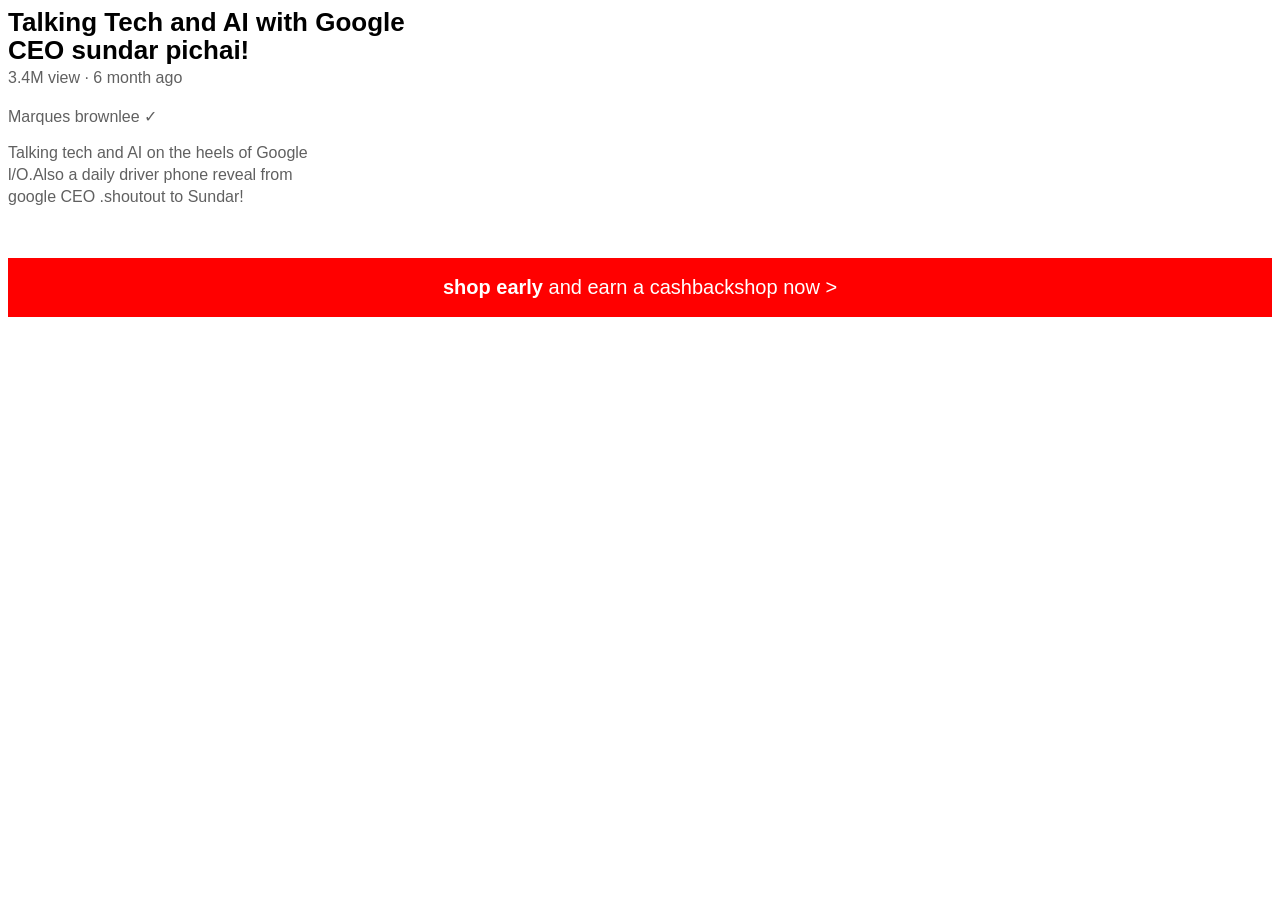
<file: basicsHTML/text.html>
<html>

<head>
  <link rel="stylesheet" href="style/text.css">

</head>

<body>

  <p class="talk">
    Talking Tech and AI with Google CEO sundar pichai!
  </p>
  <p class="view">
    3.4M view &#183; 6 month ago
  </p>
  <p class="brown">
    Marques brownlee &#10003;
  </p>
  <p class="sundar">
    Talking tech and AI on the heels of Google
    l/O.Also a daily driver phone reveal from google CEO
    .shoutout to Sundar!
  </p>
  <p class="shop">
    <strong>shop early </strong>and earn a cashback<span class="raha">shop now </span>&gt;
  </p>
</body>

</html>
</file>
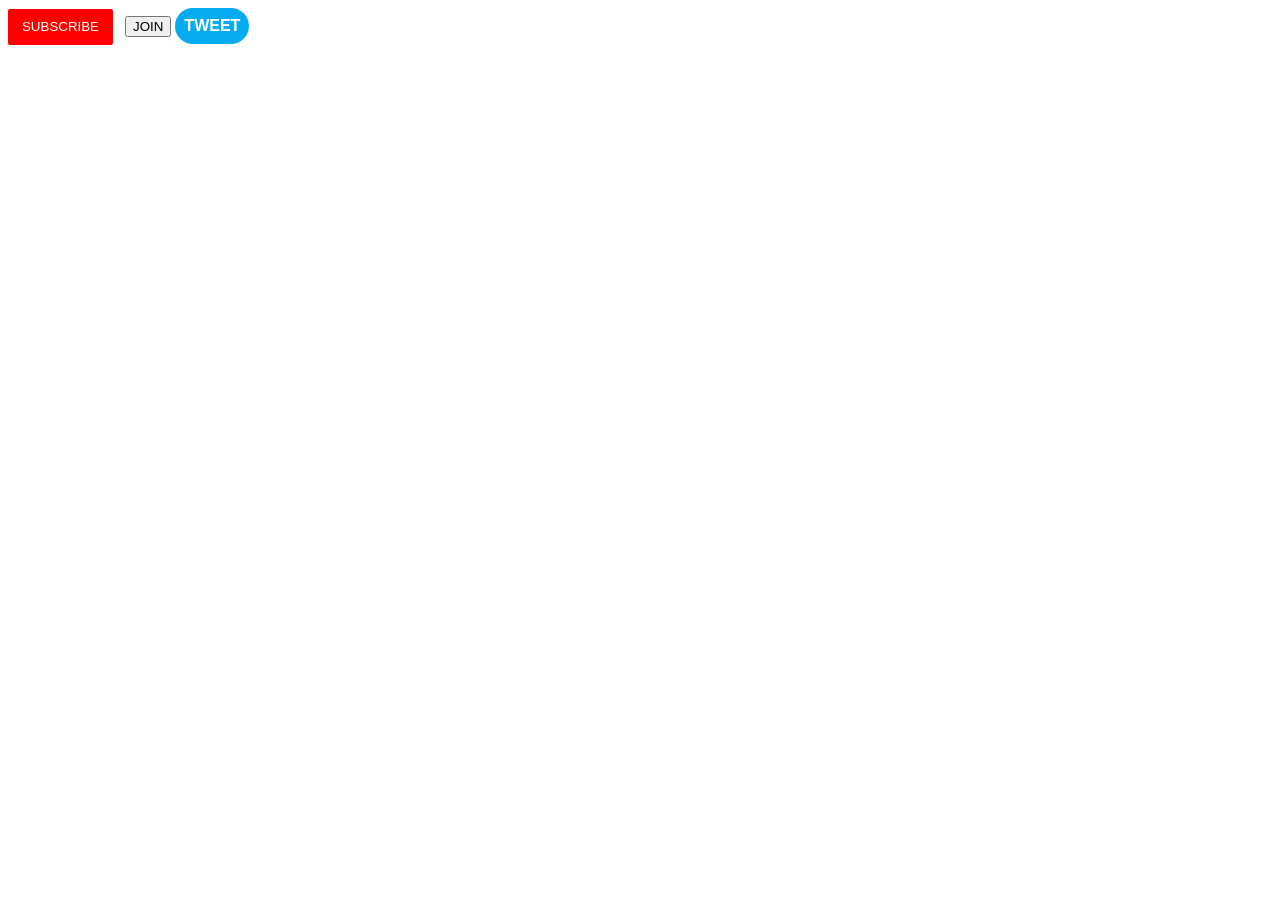
<file: basicsHTML/website.html>
<html>

<head>
  <link rel="stylesheet" href="style/website.css">
</head>

<body>
  <button class="subscribe-button">
    SUBSCRIBE
  </button>
  <button class="join-button">
    JOIN
  </button>
  <button class="tweet-button">
    TWEET
  </button>
</body>

</html>
</file>
<file: youtube.css>
.p {
  margin-top: 0px;
  margin-bottom: 0px;
}


.search-box {
  display: block;
  height: 37px;
  width: 0;
  flex: 1;
  border-radius: 2px;
  border-color: rgb(173, 165, 165);
  border-width: 1px;
  padding-left: 14px;
  border-style: solid;
  padding-right: 14px;
  box-shadow: inset 1px 2px 3px rgba(0, 0, 0, 0.1);
}

.search-box::placeholder {

  font-family: Arial, Helvetica, sans-serif;
  font-size: 18px;
}

.thumnail-pic {
  display: inline-block;
  width: 100%;
  height: 200px;
  border-radius: 10px;
  transition: border-radius 0.4s;
}

.thumnail-pic:hover {
  border-radius: 1px;
}

.video-preview {
  font-family: Arial;
  font-size: medium;
  font-weight: bold;
  width: 300px;
  margin-top: 0px;

}

.video {
  display: inline-block;
  margin-right: 30px;
  vertical-align: top;
  margin-bottom: 40px;
  width: 340px;
  cursor: pointer;
}

.profile {
  display: inline-block;
  vertical-align: top;
}

.content {
  display: inline-block;
  padding-left: 10px;
}

.profile-picture {
  width: 46px;
  border-radius: 38px;
}

.learn {
  margin-top: 12px;
  display: flex;
  flex-direction: row;


}


.owner {
  font-size: 14px;
  font-family: Arial;
  color: rgb(96, 96, 96);
  margin-top: -10px;
  margin-bottom: 1px;
}

.views {
  font-size: 14px;
  font-family: Arial;
  color: rgb(96, 96, 96);
  margin-top: 0px;
  margin-bottom: 0px;
}
}

.owner {
  margin-bottom: 4px;
}

.header {
  display: flex;
  flex-direction: row;
  height: 56px;
  justify-content: space-between;
  margin-bottom: 20px;
  position: fixed;
  top: 0;
  left: 0;
  right: 0;
  background-color: white;
  border-bottom-width: 1px;
  border-bottom-color: rgb(210, 207, 207);
  border-bottom-style: solid;
  z-index: 100;
  flex: 1;
}

.middle-header {
  margin-left: 70px;
  margin-right: 30px;
  max-width: 500px;
  display: flex;
  align-items: center;
  justify-content: center;
}

.sidebar-hi {
  background-color: white;
  position: fixed;
  top: 56px;
  bottom: 0px;
  left: 0px;
  width: 72px;
  z-index: 200;
  padding-top: 7px;


}

.hamburger {
  height: 28px;
  margin-left: 24px;
  margin-right: 24px;
}

.youtube-logo {
  height: 24px;
}

.search-youbox,
.voice-button,
.upload-icon,
.app-icon,
.noti-div {
  height: 40px;
  width: 70px;
  border-width: 1px;
  border-color: rgb(173, 165, 165);
  margin-left: -1px;
  margin-right: 10px;
  position: relative;
  display: flex;
  justify-content: center;
  align-items: center;
}

.search-youbox .tooltip,
.voice-button .tooltip,
.upload-icon .tooltip,
.app-icon .tooltip,
.noti-div .tooltip {
  position: absolute;
  bottom: -33px;
  background-color: rgb(120, 119, 119);
  color: white;
  font-size: 14px;
  font-family: Arial, Helvetica, sans-serif;
  border-radius: 4px;
  padding-left: 8px;
  padding-right: 8px;
  padding-top: 6px;
  padding-bottom: 6px;
  opacity: 0;
  pointer-events: none;
  white-space: nowrap;
}

.search-youbox:hover .tooltip,
.voice-button:hover .tooltip,
.upload-icon:hover .tooltip,
.app-icon:hover .tooltip,
.noti-div:hover .tooltip {
  opacity: 1;
}

.voice-button {
  height: 40px;
  width: 40px;
  border-radius: 20px;
  border: none;
}

.voice-icon {
  height: 28px;
  margin-top: 4px;
}

.get-button {
  height: 40px;
  width: 50px;
  margin-right: 20px;
  border: none;
}

.apps-button {
  height: 40px;
  width: 50px;
  margin-right: 20px;

}

.notification-button {
  height: 40px;
  width: 50px;
  margin-right: 20px;


}

.id-pic {
  height: 50px;
  width: 50px;
  border-radius: 25px;
  margin-right: 15px;
}

.thumnail-side {
  position: relative;
}

.time-side {
  position: absolute;
  background-color: black;
  color: white;
  border-radius: 5px;
  bottom: 10px;
  right: 8px;
  font-family: Arial, Helvetica, sans-serif;
  font-size: 14px;
  font-weight: 500px;
  padding-left: 6px;
  padding-right: 6px;
  padding-top: 4px;
  padding-bottom: 4px;
}

.noti-div {
  position: relative;
}

.num-noti-div {
  position: absolute;
  background-color: rgb(201, 3, 3);
  color: white;
  top: 0px;
  right: 30px;
  padding-left: 5px;
  padding-right: 5px;
  padding-top: 2px;
  padding-bottom: 2px;
  font-size: 12px;
  font-family: Arial, Helvetica, sans-serif;
  border-radius: 16px;
}

.sidebar-box {
  height: 85px;
  background-color: white;
  display: flex;
  flex-direction: column;
  justify-content: center;
  align-items: center;
}

.sidebar-box:hover {
  background-color: lightgray;
  cursor: pointer;
}

.sidebar-box img {
  height: 30px;
}

.sidebar-icon-content {
  font-size: 11px;
  font-weight: 540;
  font-family: Arial, Helvetica, sans-serif;
  margin-top: 4px;
}
</file>
<file: basicsHTML/style/morebutton.css>
.cart {
  background-color: yellow;
  cursor: pointer;
  transition: opacity 0.15s;
  border-radius: 4px;
  border: none;
  height: 40px;
  width: 120px;
  margin-left: 8px;
  font-weight: 500;
}

.cart:hover {
  opacity: 0.8;
}

.cart:active {
  opacity: 0.4;

}

h3 {
  color: green;
}

a {
  color: red;
}

.buy {
  background-color: orange;
  cursor: pointer;
  height: 40px;
  width: 120px;
  transition: opacity 0.15s;
  border-radius: 4px;
  border: none;
  font-weight: 500;
  margin-left: 8px;
}

.buy:hover {
  opacity: 0.8;
}

.buy :active {
  opacity: 0.4;
}

.request {
  background-color: black;
  color: white;
  transition: opacity 0.15s;
  height: 40px;
  width: 150px;
  font-size: medium;
  font-weight: 500;
  cursor: pointer;
}

.request:hover {
  opacity: 0.8;
}

.cartt {
  background-color: rgb(238, 200, 12);
  border-radius: 28px;
  border: none;
  cursor: pointer;
  height: 40px;
  width: 200px;
}

.cartt:hover {
  background-color: rgb(239, 239, 11);
}

.sign {
  background-color: rgb(12, 188, 12);
  color: white;
  font-weight: 600;
  cursor: pointer;
  border: none;
  border-radius: 8px;
  height: 40px;
  width: 80px;
}

.sign:hover {
  box-shadow: 5px 5px 5px rgba(0, 0, 0, 0.15);
}

.boot {
  background-color: rgb(154, 6, 154);
  color: white;
  border-radius: 5px;
  border: none;
  cursor: pointer;
  height: 40px;
  width: 150px;
  font-weight: 300;
  transition: background-color 0.15s;
  margin-left: 8px;
  margin-right: 8px;
}

.boot:hover {
  background-color: purple;
  box-shadow: 5px 5px 5px rgba(0, 0, 0, 0.15);
}

.stap {
  background-color: white;
  color: gray;
  height: 40px;
  width: 150px;
  cursor: pointer;
  transition: background-color 1s, color 1s;
  font-weight: 300px;
  border: solid;
  border-radius: 5px;
  border-color: grey;
}

.stap:hover {
  background-color: grey;
  color: white;
}

.apply {
  background-color: blue;
  color: white;
  font-weight: 800px;
  font-size: large;
  height: 40px;
  width: 250px;
  cursor: pointer;
  border: none;
  border-radius: 28px;

}

.apply:hover {
  background-color: rgb(6, 6, 116);
}

.open {

  background-color: white;
  border-radius: 28px;
  border-color: blue;
  color: blue;
  height: 40px;
  width: 80px;
  cursor: pointer;
  transition: background-color 0.15s, color 0.15s;
}

.open:hover {
  background-color: blue;
  color: white;
</file>
<file: basicsHTML/style/text.css>
.talk {
  font-family: Arial;
  font-size: 26px;
  font-weight: bold;
  width: 400px;
  margin-bottom: 5px;
  line-height: 28px;

}

.view {
  font-size: 16px;
  font-family: arial;
  color: rgb(96, 96, 96);
  margin-bottom: 20px;
  margin-top: 0px;
}

.brown {
  font-size: 16px;
  font-family: arial;
  color: rgb(96, 96, 96);
  margin-top: 0px;
}

.sundar {
  font-family: arial;
  font-size: 16px;
  margin-top: 0px;
  color: rgb(96, 96, 96);
  width: 300px;
  line-height: 22px;
}

.shop {
  font-family: arial;
  font-size: 20px;
  margin-top: 50px;
  background-color: red;
  color: white;
  text-align: center;
  padding-top: 18px;
  padding-bottom: 18px;

}

.raha {
  cursor: pointer;
}

.raha:hover {
  text-decoration: underline;
}
</file>
<file: basicsHTML/style/website.css>
.subscribe-button {
  background-color: rgb(255, 0, 0);
  color: white;
  border: none;
  height: 36px;
  width: 105px;
  border-radius: 2px;
  cursor: pointer;
  margin-right: 8px;

}

.subscribe-button:hover {
  opacity: 0.7;

}

.subscribe-button:active {
  opacity: 0.4;

}

</style><style>.join-button {
  background-color: white;
  color: rgb(9, 179, 246);
  border-width: 1px;
  border-color: rgb(9, 179, 246);
  border-radius: 2px;
  border-style: solid;
  height: 36px;
  width: 63px;
  cursor: pointer;
  margin-right: 8px;
  transition: background-color 0.15s;
}

.tweet-button {
  background-color: rgb(4, 172, 239);
  color: white;
  border-radius: 20px;
  cursor: pointer;
  border: none;
  height: 36px;
  width: 74px;
  font-weight: bold;
  font-size: medium;


}

.join-button:hover {
  background-color: rgb(9, 179, 246);
  color: white;
}

.join-button:active {
  opacity: 0.6;
}

.tweet-button:hover {
  box-shadow: 5px 5px 10px rgba(23, 4, 4, 0.15);
}

</style>
}
</file>
